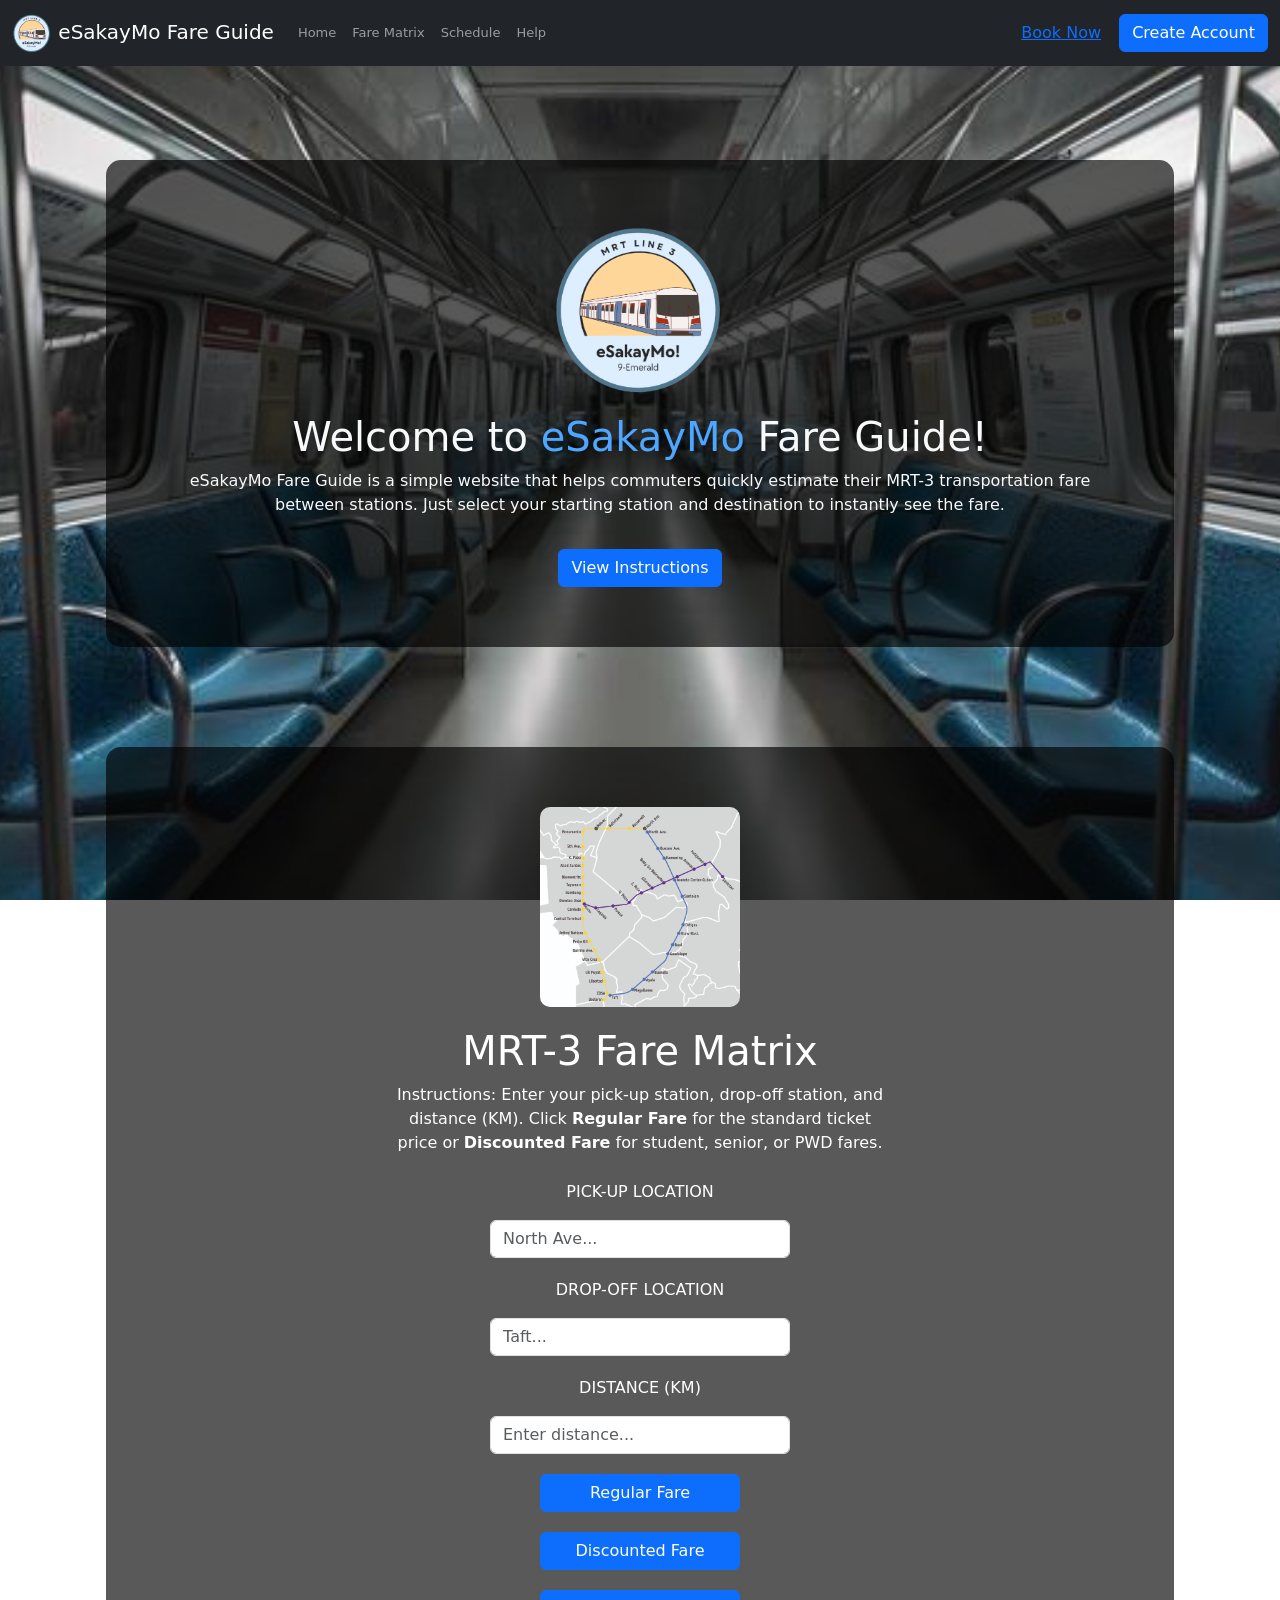
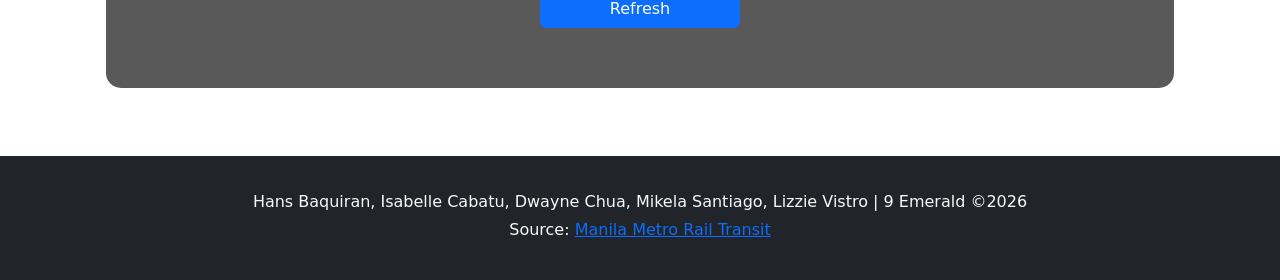
<file: index.html>
<!DOCTYPE html>
<html lang="en">
<head>
    <meta charset="UTF-8">
    <meta name="viewport" content="width=device-width, initial-scale=1.0">
    <title>Q3 ICT Project-Fare Matrix</title>
    <link rel="stylesheet" href="styles.css">

    <!-- GOOGLE FONTS -->
    <link rel="preconnect" href="https://fonts.googleapis.com">
    <link rel="preconnect" href="https://fonts.gstatic.com" crossorigin>
    <link href="https://fonts.googleapis.com/css2?family=Caprasimo&family=Epunda+Slab:ital,wght@0,300..900;1,300..900&family=Josefin+Sans:ital,wght@0,100..700;1,100..700&display=swap" rel="stylesheet">

    <!--BOOTSTRAP-->
    <link href="https://cdn.jsdelivr.net/npm/bootstrap@5.3.8/dist/css/bootstrap.min.css" rel="stylesheet" integrity="sha384-sRIl4kxILFvY47J16cr9ZwB07vP4J8+LH7qKQnuqkuIAvNWLzeN8tE5YBujZqJLB" crossorigin="anonymous">
    <script src="https://cdn.jsdelivr.net/npm/bootstrap@5.3.8/dist/js/bootstrap.bundle.min.js" integrity="sha384-FKyoEForCGlyvwx9Hj09JcYn3nv7wiPVlz7YYwJrWVcXK/BmnVDxM+D2scQbITxI" crossorigin="anonymous"></script>
    
</head>
<body>
    
<!-- NAVBAR START -->
<nav class="navbar fixed-top navbar-expand-lg navbar-dark bg-dark" id="nav-bar">
    <div class="container-fluid">
		
        <!--LEFT SIDE-->
        <a class="navbar-brand" href="#">
            <img src="logomrt.jpg" width="40" height="40"> eSakayMo Fare Guide
        </a>
        <div class="collapse navbar-collapse" id="navbarNav">
            <ul class="navbar-nav">
                <li class="nav-item">
                    <a class="nav-link" href="#home">Home</a>
                </li>
                <li class="nav-item">
                    <a class="nav-link" href="index.html#fareMatrix">Fare Matrix</a>
                </li>
                <li class="nav-item">
                    <a class="nav-link" href="#">Schedule</a>
                </li>
                <li class="nav-item">
                    <a class="nav-link" href="#">Help</a>
                </li>
            </ul>
        </div>
		
        <!--RIGHT SIDE-->
        <div class="ms-auto">
            <button type="button" class="btn btn-link">Book Now</button>
            <a href="registration.html" target="_self" class="btn btn-primary">Create Account</a>
        </div>
    </div> 
</nav>
<!-- NAVBAR END -->

<!-- HOME PAGE START -->
<section id="home" class="container-fluid text-center text-light">
    <div style="background-color:rgba(0,0,0,0.65); padding: 60px; border-radius: 15px; width: 85%; margin: auto;">
        <img src="logomrt.jpg" width="180">
        <h1 class="mt-3">
            Welcome to <span style="color:#4DA6FF;">eSakayMo</span> Fare Guide!
        </h1>
        <p>eSakayMo Fare Guide is a simple website that helps commuters quickly estimate their MRT-3 transportation fare between stations. 
            Just select your starting station and destination to instantly see the fare.</p>
		
		<button class="btn btn-primary mt-3" onclick="document.getElementById('fareMatrix').scrollIntoView({behavior: 'smooth'});">
		    View Instructions
		</button>
    </div>
</section>
<!-- HOME PAGE END -->

<!-- FARE MATRIX START -->
<main class="container-fluid" id="fareMatrix">
    <div style="background-color: rgba(0,0,0,0.65); padding: 60px; border-radius: 15px; width: 85%; margin: auto; color: white; display: flex; flex-direction: column; align-items: center;">
    <img src="mrtmap.jpg" width="200" style="border-radius: 10px; margin-bottom: 20px;">
	<h1>MRT-3 Fare Matrix</h1>
	<p style="max-width: 500px; text-align: center; margin-bottom: 25px;">Instructions: Enter your pick-up station, drop-off station, and distance (KM). 
	Click <b>Regular Fare</b> for the standard ticket price or 
	<b>Discounted Fare</b> for student, senior, or PWD fares.
	</p>
		
        <p>PICK-UP LOCATION</p>
        <input type="text" id="PICKUP" class="form-control mx-auto" placeholder="North Ave..." style="max-width: 300px; margin-bottom: 20px;">

        <p>DROP-OFF LOCATION</p>
        <input type="text" id="DROPOFF" class="form-control mx-auto" placeholder="Taft..." style="max-width: 300px; margin-bottom: 20px;">

		<p>DISTANCE (KM)</p>
		<input type="number" id="DISTANCE" class="form-control mx-auto" placeholder="Enter distance..." step="0.1" min=0 style="max-width: 300px; margin-bottom: 20px;">

        <div style="display: flex; flex-direction: column; align-items: center; gap: 10px; width: 100%; max-width: 200px;">
            <button class="btn btn-primary w-100" onclick="buttonFare()">Regular Fare</button>
            <div id="RegularFare"></div>

            <button class="btn btn-primary w-100" onclick="buttonDiscount()">Discounted Fare</button> 
            <div id="DiscountFare"></div>

            <button class="btn btn-primary w-100" onclick="window.location.reload()">Refresh</button>
        </div>
    </div>
</main>
<!-- FARE MATRIX END -->

<!-- FOOTER START -->
<footer class="bg-dark text-light mt-5" id="footer">
	<div class="container py-4 text-center">
		<p class="mb-1">Hans Baquiran, Isabelle Cabatu, Dwayne Chua, Mikela Santiago, Lizzie Vistro | 9 Emerald &copy;2026</p>
		<p class="mb-1">Source: <a href="https://www.metrolinemap.com/metro/manila/" target="_blank">Manila Metro Rail Transit</a></p>
	</div>
</footer>
<!-- FOOTER END -->

<!-- JAVASCRIPT -->
    <script src="proj.js">
    </script>
	
</body>
</html>
</file>
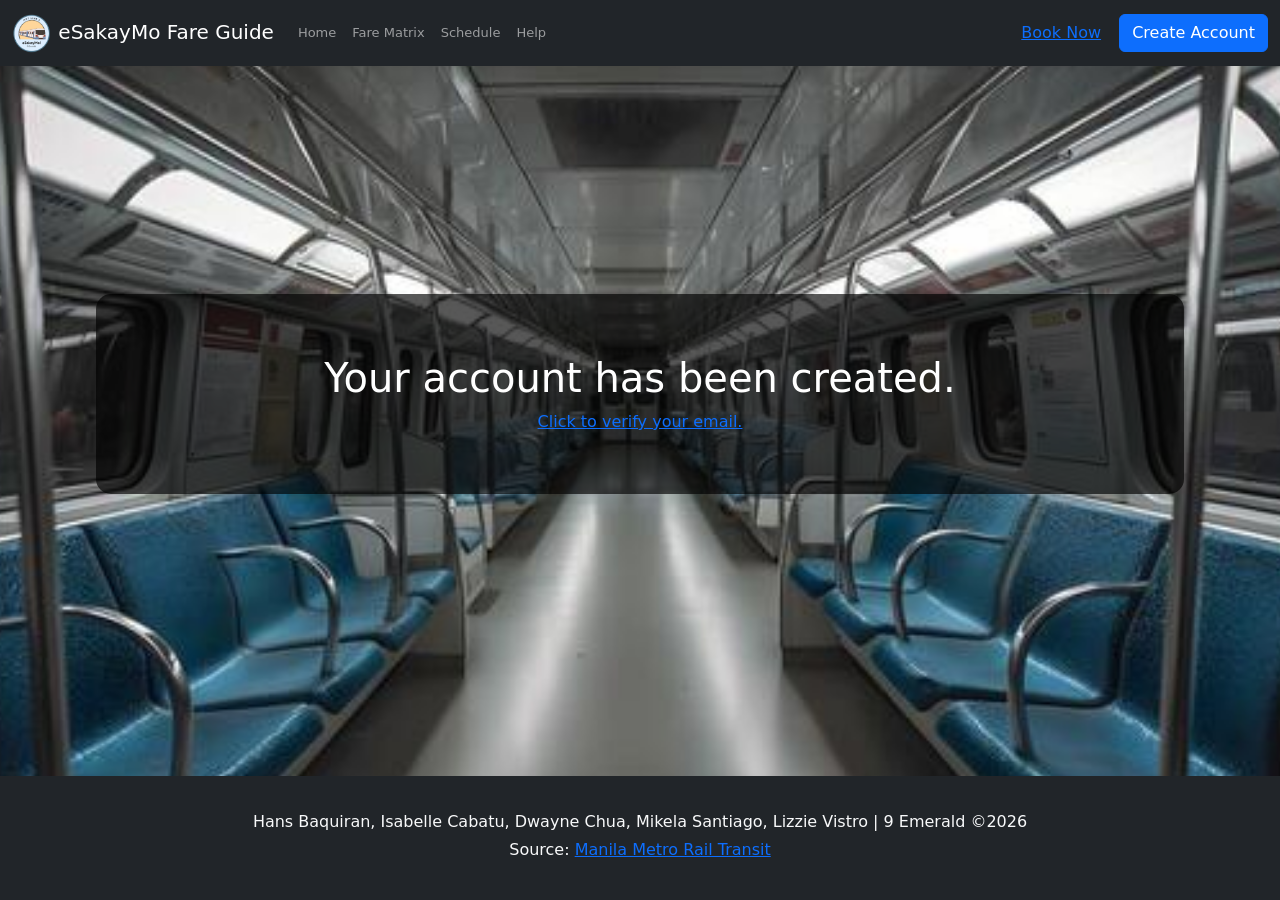
<file: confirmation.html>
<!DOCTYPE html>
<html lang="en">
<head>
     <meta charset="UTF-8">
     <meta name="viewport" content="width=device-width, initial-scale=1.0">
     <title>Document</title>
     <link rel="stylesheet" href="styles.css">
     
     <!-- GOOGLE FONTS -->
     <link rel="preconnect" href="https://fonts.googleapis.com">
     <link rel="preconnect" href="https://fonts.gstatic.com" crossorigin>
     <link href="https://fonts.googleapis.com/css2?family=Caprasimo&family=Epunda+Slab:ital,wght@0,300..900;1,300..900&family=Josefin+Sans:ital,wght@0,100..700;1,100..700&display=swap" rel="stylesheet">

     <!--BOOTSTRAP-->
     <link href="https://cdn.jsdelivr.net/npm/bootstrap@5.3.8/dist/css/bootstrap.min.css" rel="stylesheet" integrity="sha384-sRIl4kxILFvY47J16cr9ZwB07vP4J8+LH7qKQnuqkuIAvNWLzeN8tE5YBujZqJLB" crossorigin="anonymous">
     <script src="https://cdn.jsdelivr.net/npm/bootstrap@5.3.8/dist/js/bootstrap.bundle.min.js" integrity="sha384-FKyoEForCGlyvwx9Hj09JcYn3nv7wiPVlz7YYwJrWVcXK/BmnVDxM+D2scQbITxI" crossorigin="anonymous"></script>

     <style>
          
     #createdAcc { 
       background-color: rgba(13, 202, 240, 0.1);
       width: 70%;
       text-align: center;
       margin: 120px auto 300px auto;
       padding: 10px;
       border-radius: 20px;
     }

     </style>

</head>
<body>
     
<!-- NAVBAR START -->
<nav class="navbar fixed-top navbar-expand-lg navbar-dark bg-dark" id="nav-bar">
    <div class="container-fluid">
		
        <!--LEFT SIDE-->
        <a class="navbar-brand" href="#">
            <img src="logomrt.jpg" width="40" height="40"> eSakayMo Fare Guide
        </a>
        <div class="collapse navbar-collapse" id="navbarNav">
            <ul class="navbar-nav">
                <li class="nav-item">
                    <a class="nav-link" href="index.html#home">Home</a>
                </li>
                <li class="nav-item">
                    <a class="nav-link" href="index.html#fareMatrix">Fare Matrix</a>
                </li>
                <li class="nav-item">
                    <a class="nav-link" href="#">Schedule</a>
                </li>
                <li class="nav-item">
                    <a class="nav-link" href="#">Help</a>
                </li>
            </ul>
        </div>
		
        <!--RIGHT SIDE-->
        <div class="ms-auto">
            <button type="button" class="btn btn-link">Book Now</button>
            <a href="registration.html" target="_self" class="btn btn-primary">Create Account</a>
        </div>
    </div> 
</nav>
<!-- NAVBAR END -->
     
<!-- CONFIRMATION START -->
<div class="container" id='createdAcc' style="background-color: rgba(0,0,0,0.65); padding: 60px; border-radius: 15px; width: 85%; margin: auto; color: white; display: flex; flex-direction: column; align-items: center;">
     <h1>Your account has been created.</h1>
     <a href="#">Click to verify your email.</a>
</div>
<!-- CONFIRMATION END -->

<!-- FOOTER START -->
<footer class="bg-dark text-light mt-5" id="footer">
	<div class="container py-4 text-center">
		<p class="mb-1">Hans Baquiran, Isabelle Cabatu, Dwayne Chua, Mikela Santiago, Lizzie Vistro | 9 Emerald &copy;2026</p>
		<p class="mb-1">Source: <a href="https://www.metrolinemap.com/metro/manila/" target="_blank">Manila Metro Rail Transit</a></p>
	</div>
</footer>
<!-- FOOTER END -->

</body>

</html>
</file>
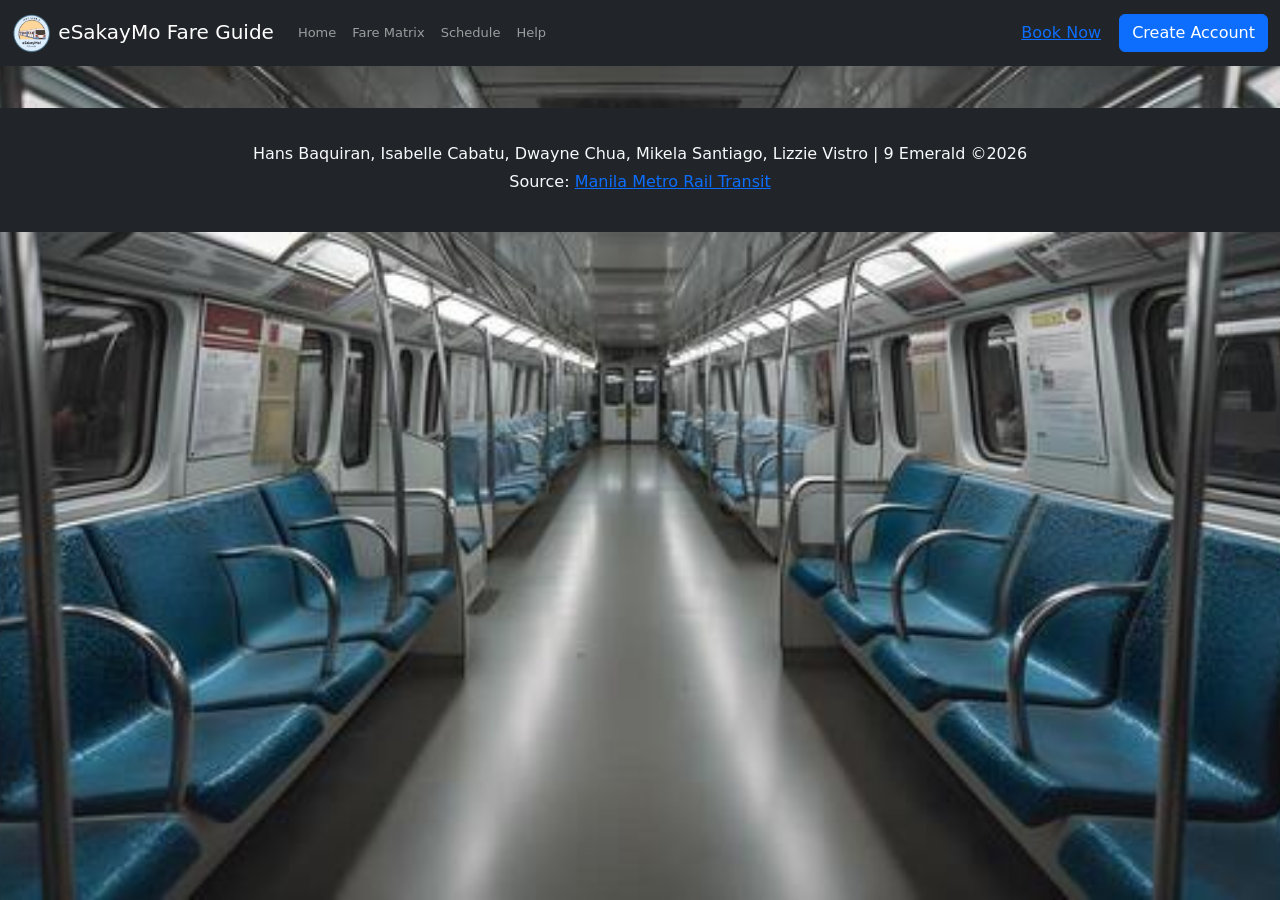
<file: navbar.html>
<!DOCTYPE html>
<html lang="en">
<head>
    <meta charset="UTF-8">
    <meta name="viewport" content="width=device-width, initial-scale=1.0">
    <title>Document</title>
    <link rel="stylesheet" href="styles.css">

    <!-- GOOGLE FONTS -->
    <link rel="preconnect" href="https://fonts.googleapis.com">
    <link rel="preconnect" href="https://fonts.gstatic.com" crossorigin>
    <link href="https://fonts.googleapis.com/css2?family=Caprasimo&family=Epunda+Slab:ital,wght@0,300..900;1,300..900&family=Josefin+Sans:ital,wght@0,100..700;1,100..700&display=swap" rel="stylesheet">
    
    <!--BOOTSTRAP-->
    <link href="https://cdn.jsdelivr.net/npm/bootstrap@5.3.8/dist/css/bootstrap.min.css" rel="stylesheet" integrity="sha384-sRIl4kxILFvY47J16cr9ZwB07vP4J8+LH7qKQnuqkuIAvNWLzeN8tE5YBujZqJLB" crossorigin="anonymous">
    <script src="https://cdn.jsdelivr.net/npm/bootstrap@5.3.8/dist/js/bootstrap.bundle.min.js" integrity="sha384-FKyoEForCGlyvwx9Hj09JcYn3nv7wiPVlz7YYwJrWVcXK/BmnVDxM+D2scQbITxI" crossorigin="anonymous"></script>

</head>
<body>

<!-- NAVBAR START -->
<nav class="navbar fixed-top navbar-expand-lg navbar-dark bg-dark" id="nav-bar">
    <div class="container-fluid">
		
        <!--LEFT SIDE-->
        <a class="navbar-brand" href="#">
            <img src="logomrt.jpg" width="40" height="40"> eSakayMo Fare Guide
        </a>
        <div class="collapse navbar-collapse" id="navbarNav">
            <ul class="navbar-nav">
                <li class="nav-item">
                    <a class="nav-link" href="#home">Home</a>
                </li>
                <li class="nav-item">
                    <a class="nav-link" href="index.html#fareMatrix">Fare Matrix</a>
                </li>
                <li class="nav-item">
                    <a class="nav-link" href="#">Schedule</a>
                </li>
                <li class="nav-item">
                    <a class="nav-link" href="#">Help</a>
                </li>
            </ul>
        </div>
		
        <!--RIGHT SIDE-->
        <div class="ms-auto">
            <button type="button" class="btn btn-link">Book Now</button>
            <a href="registration.html" target="_self" class="btn btn-primary">Create Account</a>
        </div>
    </div> 
</nav>
<!-- NAVBAR END -->

<!-- FOOTER START -->
<footer class="bg-dark text-light mt-5" id="footer">
	<div class="container py-4 text-center">
		<p class="mb-1">Hans Baquiran, Isabelle Cabatu, Dwayne Chua, Mikela Santiago, Lizzie Vistro | 9 Emerald &copy;2026</p>
		<p class="mb-1">Source: <a href="https://www.metrolinemap.com/metro/manila/" target="_blank">Manila Metro Rail Transit</a></p>
	</div>
</footer>
<!-- FOOTER END -->
    
</body>
</html>
</file>
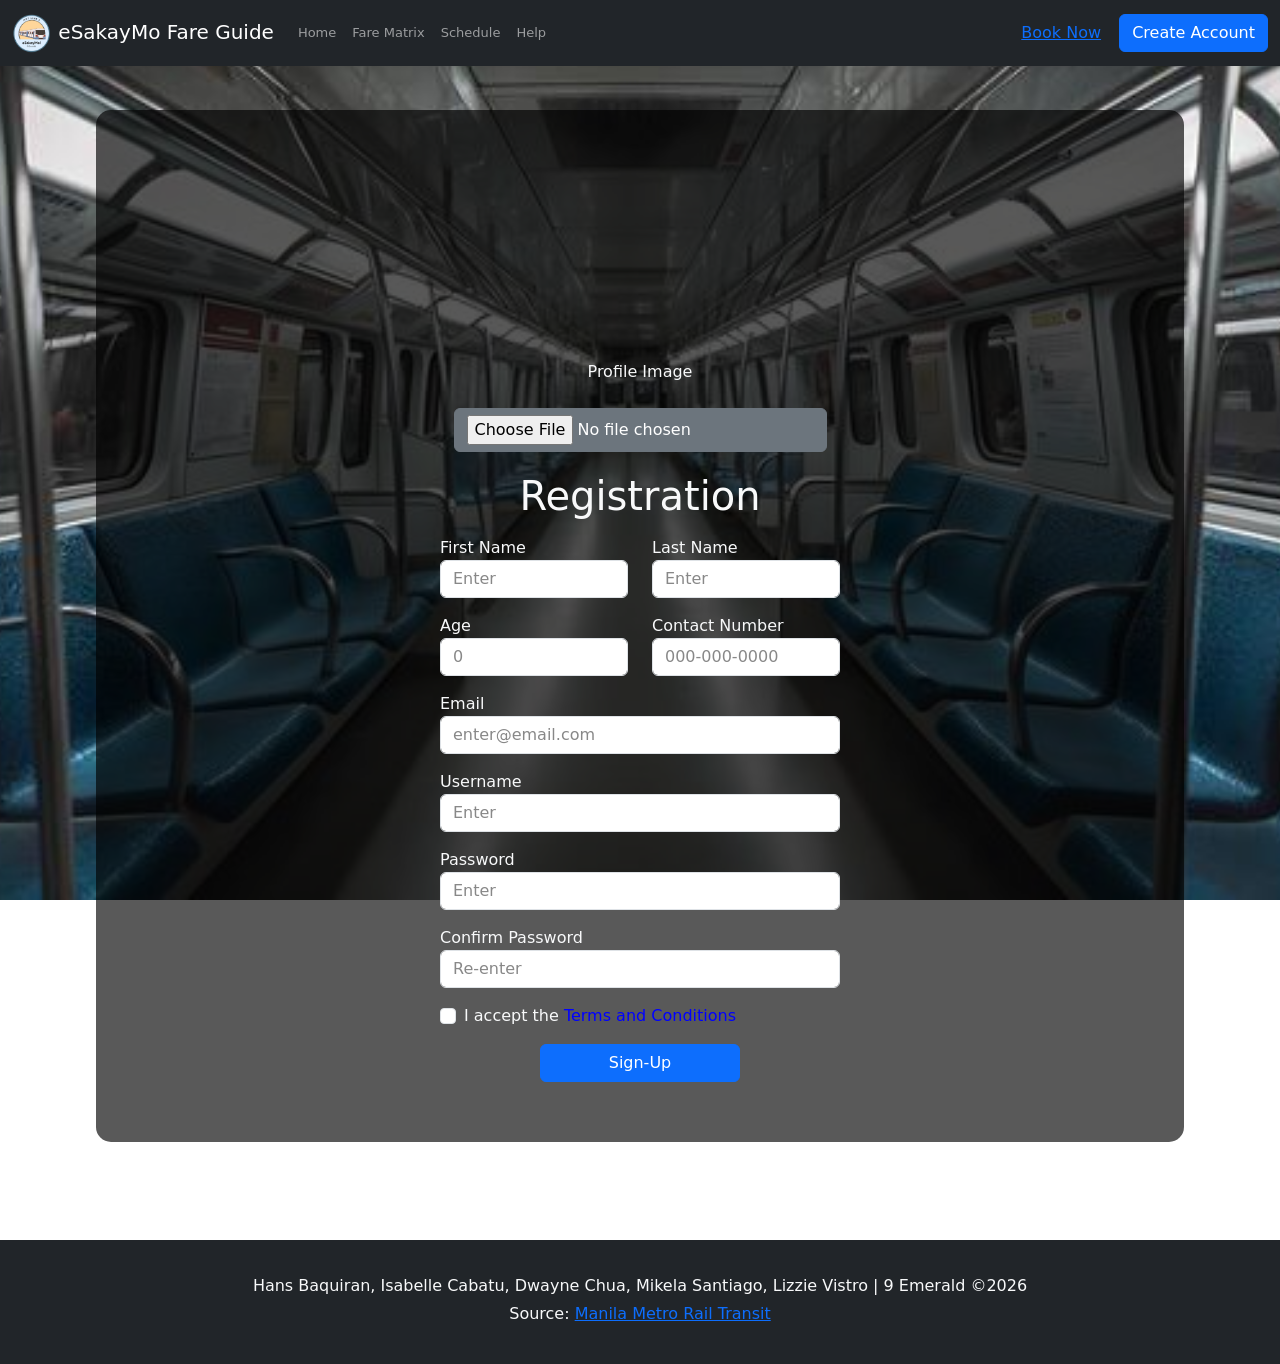
<file: registration.html>
<!DOCTYPE html>
<html lang="en">
<head>
    <meta charset="UTF-8">
    <meta name="viewport" content="width=device-width, initial-scale=1.0">
    <title>Document</title>
    <link rel="stylesheet" href="styles.css">

    <!-- GOOGLE FONTS -->
    <link rel="preconnect" href="https://fonts.googleapis.com">
    <link rel="preconnect" href="https://fonts.gstatic.com" crossorigin>
    <link href="https://fonts.googleapis.com/css2?family=Caprasimo&family=Epunda+Slab:ital,wght@0,300..900;1,300..900&family=Josefin+Sans:ital,wght@0,100..700;1,100..700&display=swap" rel="stylesheet">

    <!--BOOTSTRAP-->
    <link href="https://cdn.jsdelivr.net/npm/bootstrap@5.3.8/dist/css/bootstrap.min.css" rel="stylesheet" integrity="sha384-sRIl4kxILFvY47J16cr9ZwB07vP4J8+LH7qKQnuqkuIAvNWLzeN8tE5YBujZqJLB" crossorigin="anonymous">
    <script src="https://cdn.jsdelivr.net/npm/bootstrap@5.3.8/dist/js/bootstrap.bundle.min.js" integrity="sha384-FKyoEForCGlyvwx9Hj09JcYn3nv7wiPVlz7YYwJrWVcXK/BmnVDxM+D2scQbITxI" crossorigin="anonymous"></script>
    
  <style>

    #registrationContainer input.form-control::placeholder {
      color: #888888;
    }
      
    #registrationContainer button.btn {
      width: 100%;
      max-width: 200px;
      margin: 5px 0;
    }

    #registrationContainer {
        background-color: rgba(0, 0, 0, 0.65);
        padding: 60px;
        border-radius: 15px;
        width: 85%;
        margin: 50px auto;
        color: white;
        display: flex;
        flex-direction: column;
        align-items: center;
    }

    #registrationContainer #ProfileImg {
        display: block;
        margin: 0 auto 20px auto;
    }

    #registrationContainer #NoFileBtn {
        margin-top: 5px;
        font-size: 0.9rem;
    }

    #pfpImg {
        text-align: center;
    }
        
    </style>
    
</head>
<body>

<!-- NAVBAR START -->
<nav class="navbar fixed-top navbar-expand-lg navbar-dark bg-dark" id="nav-bar">
    <div class="container-fluid">
		
        <!--LEFT SIDE-->
        <a class="navbar-brand" href="#">
            <img src="logomrt.jpg" width="40" height="40"> eSakayMo Fare Guide
        </a>
        <div class="collapse navbar-collapse" id="navbarNav">
            <ul class="navbar-nav">
                <li class="nav-item">
                    <a class="nav-link" href="index.html#home">Home</a>
                </li>
                <li class="nav-item">
                    <a class="nav-link" href="index.html#fareMatrix">Fare Matrix</a>
                </li>
                <li class="nav-item">
                    <a class="nav-link" href="#">Schedule</a>
                </li>
                <li class="nav-item">
                    <a class="nav-link" href="#">Help</a>
                </li>
            </ul>
        </div>
		
        <!--RIGHT SIDE-->
        <div class="ms-auto">
            <button type="button" class="btn btn-link">Book Now</button>
            <a href="registration.html" target="_self" class="btn btn-primary">Create Account</a>
        </div>
    </div> 
</nav>
<!-- NAVBAR END -->

<!-- REGISTRATION FORM-->
<main class="container text-light" id="registrationContainer">
	<div class="profile-section">
	    <img src="transparent.png" id="ProfileImg" class="ProfileImg">
	    <p id="pfpImg">Profile Image</p>
	    <div class="ChoosingProfile mt-2">
	        <label class="btn btn-secondary">
	            <input type="file" name="options" id="ChooseFile" autocomplete="off">
	        </label>
	    </div>
	</div>

    <!-- Registration Form -->
    <form class="mx-auto" style="max-width: 400px;">
        <h1 class="text-center mb-3">Registration</h1>

        <div class="row mb-3">
            <div class="col">
                <label>First Name</label>
                <input type="text" class="form-control" id="inputFirstName" placeholder="Enter">
            </div>
			
            <div class="col">
                <label>Last Name</label>
                <input type="text" class="form-control" id="inputLastName" placeholder="Enter">
            </div>
        </div>
		
        <div class="row mb-3">
            <div class="col">
                <label>Age</label>
                <input type="number" class="form-control" id="inputAge" placeholder="0">
            </div>
			
            <div class="col">
                <label>Contact Number</label>
                <input type="number" class="form-control" id="inputContact" placeholder="000-000-0000">
            </div>
        </div>
		
        <label>Email</label>
        <input type="email" class="form-control mb-3" id="inputEmail" placeholder="enter@email.com">

        <label>Username</label>
        <input type="text" class="form-control mb-3" id="inputUsername" placeholder="Enter">

        <label>Password</label>
        <input type="password" class="form-control mb-3" id="inputPassword" placeholder="Enter">

        <label>Confirm Password</label>
        <input type="password" class="form-control mb-3" id="confirmPassword" placeholder="Re-enter">

        <div class="form-check mb-3">
            <input type="checkbox" class="form-check-input" id="acceptTerms">
            <label class="form-check-label" for="acceptTerms">
                I accept the <span style="color:blue;">Terms and Conditions</span>
            </label>
        </div>

        <a href="confirmation.html" class="btn btn-primary d-block mx-auto" style="width: 200px;">Sign-Up</a>
    </form>
</main>

<!-- FOOTER START -->
<footer class="bg-dark text-light mt-5" id="footer">
	<div class="container py-4 text-center">
		<p class="mb-1">Hans Baquiran, Isabelle Cabatu, Dwayne Chua, Mikela Santiago, Lizzie Vistro | 9 Emerald &copy;2026</p>
		<p class="mb-1">Source: <a href="https://www.metrolinemap.com/metro/manila/" target="_blank">Manila Metro Rail Transit</a></p>
	</div>
</footer>
<!-- FOOTER END -->

<!-- JAVASCRIPT -->
    <script src="proj.js"></script>

</body>
</html>
</file>
<file: styles.css>
html, body {
  height: 100%;
  margin: 0;
  font-family: Gill Sans, sans-serif;
  scroll-padding-top: 70px;
}

body {
  display: flex;
  flex-direction: column;
  min-height: 100vh;
  background-image: url("mrt.jpg");
  background-size: cover;
  background-position: center;
  background-attachment: fixed;
  background-repeat: no-repeat;
  padding-top: 60px;
  box-sizing: border-box;
}

main {
  flex: 1;
  padding: 20px 0;
}

.container.bg-info {
    text-align: center;
    background-color: rgba(13, 202, 240, 0.1) !important; 
    backdrop-filter: blur(8px);
}

#footer {
  background-color: rgba(0,0,0,0.6);
  width: 100%;
  padding: 10px 0;
  text-align: center;
  margin-top: 10px;
}

#createAccountBtn {
  display: flex;
  justify-content: flex-end;
}

.navbar-nav .nav-link {
  font-size: small;
}

.overlay {
    height: 100%;
    width: 100%;
    display: flex;
    align-items: center;
    justify-content: center;
}

.form-container {
    background: rgb(173, 209, 219);
    padding: 30px;
    border-radius: 10px;
    max-width: 800px;
    width: 100%;
    box-shadow: 0 4px 15px rgba(0,0,0,0.3)
}

.profile-section {
    display: flex;
    flex-direction: column;
    align-items: center;
    justify-content: center;
    margin: 20px auto;
}

.ProfileImg {
    object-fit: cover;
    width: 150px;
    height: 150px;
    margin-bottom: 15px;
}

.ChoosingProfile {
    text-align: center;
}

h2 {
    font-family: Impact, sans-serif;
    text-align: center;
}

#home {
  padding-top: 80px;
  padding-bottom: 80px;
  margin-top: 20px;
}
</file>
